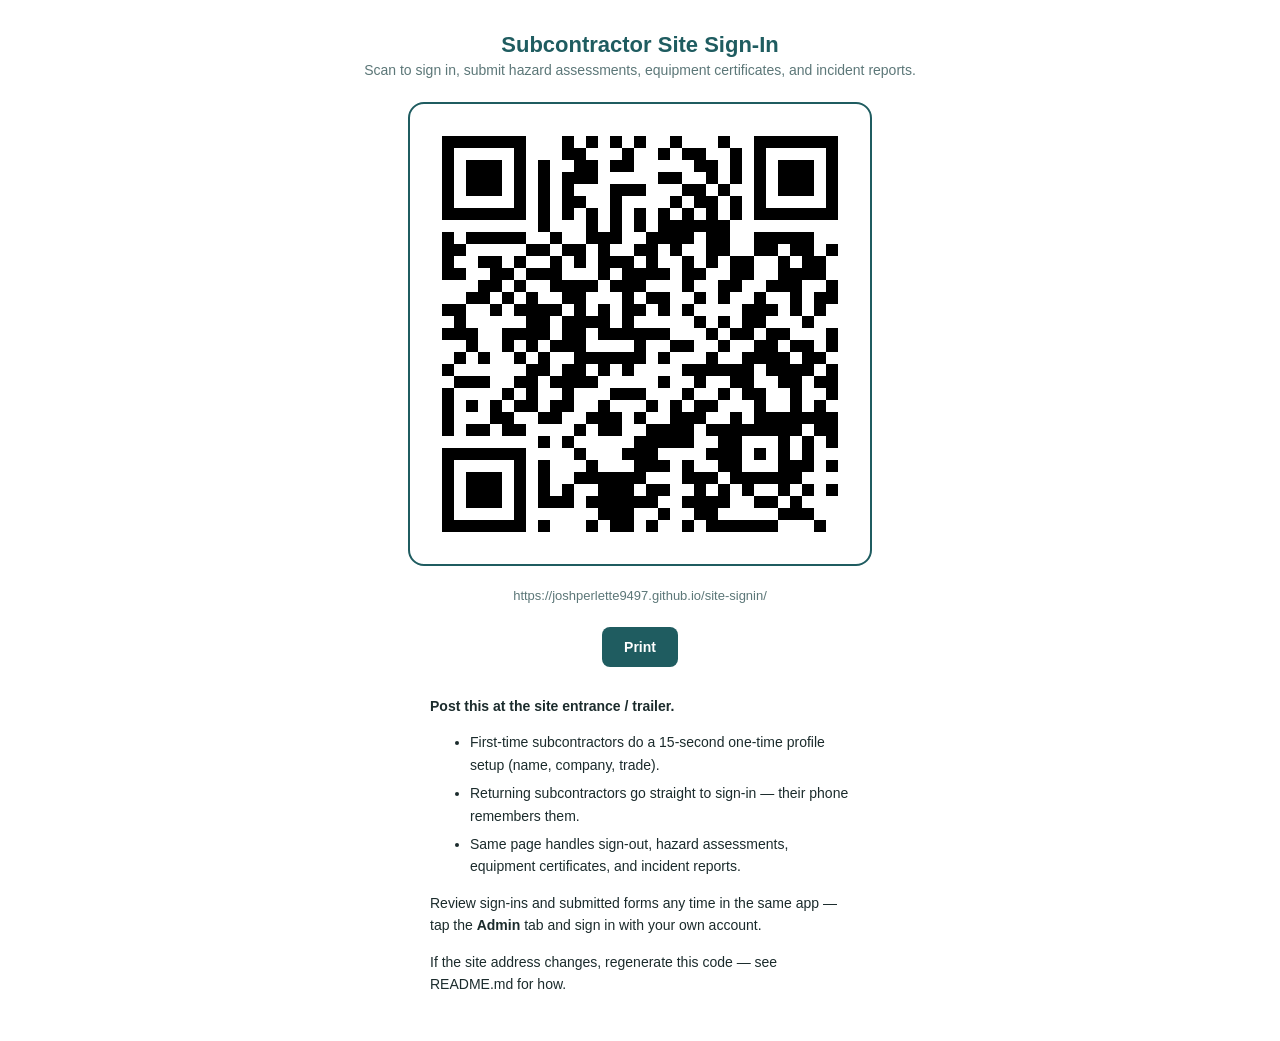
<file: qr.html>
<!DOCTYPE html>
<html lang="en">
<head>
<meta charset="UTF-8">
<meta name="viewport" content="width=device-width, initial-scale=1.0">
<title>Site Sign-In QR Code</title>
<style>
  :root{ --brand-dark:#1F5C60; --ink-dim:#5C7778; }
  *{box-sizing:border-box;}
  body{
    margin:0; padding:32px 16px; text-align:center;
    font-family:-apple-system,BlinkMacSystemFont,"Segoe UI",Roboto,sans-serif;
    color:#1B2B2C; background:#fff;
  }
  h1{font-size:22px; margin:0 0 4px; color:var(--brand-dark);}
  p.lead{color:var(--ink-dim); font-size:14px; margin:0 0 24px;}
  .qr-wrap{
    display:inline-block; padding:20px; border:2px solid var(--brand-dark); border-radius:16px;
  }
  .qr-wrap svg{width:min(70vw, 420px); height:min(70vw, 420px); display:block;}
  .url{margin-top:18px; font-size:13px; color:var(--ink-dim); word-break:break-all;}
  .instructions{max-width:420px; margin:28px auto 0; text-align:left; font-size:14px; line-height:1.6;}
  .instructions li{margin-bottom:6px;}
  .print-btn{
    margin-top:24px; background:var(--brand-dark); color:#fff; border:none; border-radius:8px;
    padding:12px 22px; font-size:14px; font-weight:700; cursor:pointer;
  }
  @media print{
    .print-btn, .no-print{display:none;}
    body{padding:0;}
  }
</style>
</head>
<body>
  <h1>Subcontractor Site Sign-In</h1>
  <p class="lead">Scan to sign in, submit hazard assessments, equipment certificates, and incident reports.</p>

  <div class="qr-wrap">
    <svg xmlns="http://www.w3.org/2000/svg" viewBox="0 0 35 35" shape-rendering="crispEdges"><path fill="#ffffff" d="M0 0h35v35H0z"/><path stroke="#000000" d="M1 1.5h7m3 0h1m1 0h1m1 0h1m1 0h1m2 0h1m3 0h1m2 0h7M1 2.5h1m5 0h1m3 0h2m3 0h1m2 0h1m1 0h2m2 0h1m1 0h1m5 0h1M1 3.5h1m1 0h3m1 0h1m1 0h1m2 0h2m1 0h2m5 0h2m1 0h1m1 0h1m1 0h3m1 0h1M1 4.5h1m1 0h3m1 0h1m1 0h1m1 0h3m5 0h2m2 0h1m1 0h1m1 0h1m1 0h3m1 0h1M1 5.5h1m1 0h3m1 0h1m1 0h1m1 0h1m3 0h3m3 0h2m1 0h1m2 0h1m1 0h3m1 0h1M1 6.5h1m5 0h1m1 0h1m1 0h2m2 0h1m4 0h1m1 0h2m1 0h1m1 0h1m5 0h1M1 7.5h7m1 0h1m1 0h1m1 0h1m1 0h1m1 0h1m1 0h1m1 0h1m1 0h1m1 0h1m1 0h7M9 8.5h1m3 0h1m1 0h1m1 0h1m1 0h6M1 9.5h1m1 0h5m2 0h1m2 0h3m2 0h4m1 0h2m2 0h5M1 10.5h2m5 0h2m1 0h2m1 0h1m2 0h2m1 0h1m2 0h2m2 0h2m1 0h2m1 0h1M1 11.5h1m2 0h2m1 0h1m2 0h1m1 0h1m1 0h3m1 0h1m2 0h1m1 0h1m1 0h2m2 0h1m1 0h2M1 12.5h2m2 0h2m1 0h3m3 0h1m1 0h4m1 0h2m2 0h2m2 0h4M4 13.5h2m1 0h1m2 0h4m1 0h3m3 0h1m2 0h2m2 0h3m2 0h1M3 14.5h2m1 0h1m1 0h1m2 0h2m3 0h1m1 0h2m2 0h1m1 0h1m2 0h1m2 0h1m1 0h2M1 15.5h2m2 0h1m1 0h4m1 0h1m1 0h1m1 0h2m1 0h1m1 0h1m4 0h3m1 0h1m1 0h1M2 16.5h1m5 0h2m1 0h4m1 0h1m5 0h1m1 0h1m1 0h2m3 0h1M1 17.5h3m2 0h4m1 0h2m1 0h6m3 0h1m1 0h2m1 0h2m3 0h1M3 18.5h1m2 0h1m1 0h1m1 0h3m4 0h1m2 0h2m2 0h1m2 0h2m1 0h2m1 0h1M2 19.5h1m1 0h1m2 0h1m1 0h1m2 0h6m1 0h1m3 0h1m2 0h4m1 0h2M1 20.5h1m6 0h2m1 0h2m1 0h1m1 0h1m4 0h6m1 0h4m1 0h1M2 21.5h3m2 0h2m1 0h4m5 0h1m2 0h1m2 0h2m2 0h2m1 0h2M1 22.5h1m4 0h1m1 0h1m2 0h1m3 0h3m3 0h1m2 0h1m1 0h2m2 0h1m2 0h1M1 23.5h1m1 0h1m1 0h1m1 0h2m1 0h2m2 0h1m3 0h1m1 0h1m1 0h2m3 0h1m2 0h1m1 0h1M1 24.5h1m3 0h2m2 0h2m2 0h3m1 0h1m2 0h3m2 0h1m1 0h7M1 25.5h1m1 0h2m1 0h2m4 0h1m1 0h2m2 0h4m1 0h8m1 0h2M9 26.5h1m1 0h1m5 0h5m2 0h2m3 0h1m1 0h1m1 0h1M1 27.5h7m4 0h1m3 0h3m4 0h3m1 0h1m1 0h1m1 0h1M1 28.5h1m5 0h1m1 0h1m3 0h1m3 0h3m1 0h1m2 0h2m3 0h3m1 0h1M1 29.5h1m1 0h3m1 0h1m1 0h1m2 0h6m3 0h3m1 0h6M1 30.5h1m1 0h3m1 0h1m1 0h1m1 0h1m2 0h3m1 0h2m2 0h1m1 0h1m1 0h1m2 0h1m1 0h1m1 0h1M1 31.5h1m1 0h3m1 0h1m1 0h3m1 0h6m2 0h4m2 0h2m1 0h1M1 32.5h1m5 0h1m6 0h3m2 0h1m2 0h2m5 0h3M1 33.5h7m1 0h1m3 0h1m1 0h2m1 0h1m2 0h1m1 0h6m3 0h1"/></svg>
  </div>

  <div class="url">https://joshperlette9497.github.io/site-signin/</div>

  <button class="print-btn no-print" onclick="window.print()">Print</button>

  <div class="instructions no-print">
    <strong>Post this at the site entrance / trailer.</strong>
    <ul>
      <li>First-time subcontractors do a 15-second one-time profile setup (name, company, trade).</li>
      <li>Returning subcontractors go straight to sign-in — their phone remembers them.</li>
      <li>Same page handles sign-out, hazard assessments, equipment certificates, and incident reports.</li>
    </ul>
    <p>Review sign-ins and submitted forms any time in the same app — tap the <strong>Admin</strong> tab and sign in with your own account.</p>
    <p>If the site address changes, regenerate this code — see README.md for how.</p>
  </div>
</body>
</html>
</file>
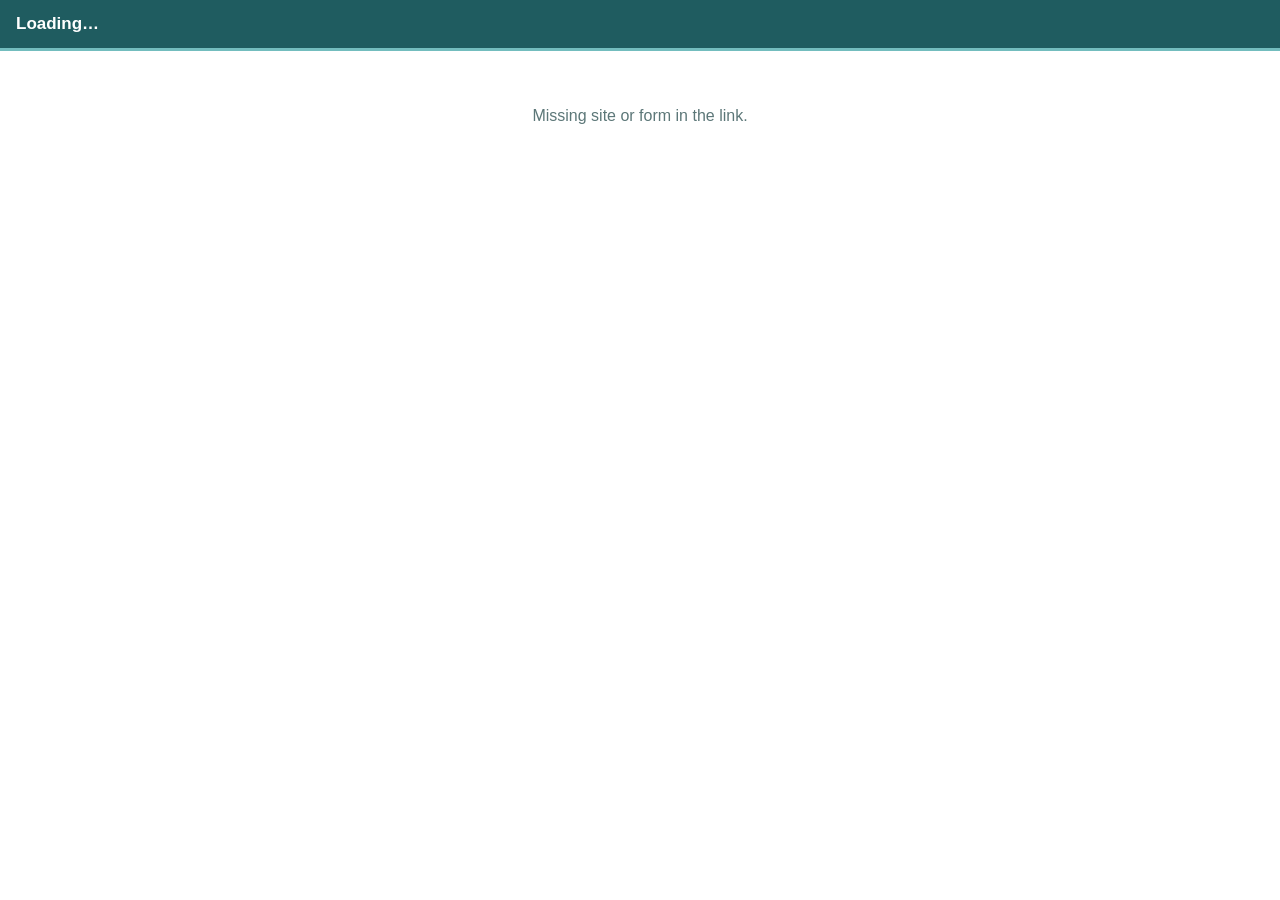
<file: s.html>
<!DOCTYPE html>
<html lang="en">
<head>
<meta charset="UTF-8">
<meta name="viewport" content="width=device-width, initial-scale=1.0">
<title>Site Form</title>
<!--
  Public, no-login form runner for the multi-site system (SPEC.md).
  Brand new, standalone page — doesn't touch index.html/admin.html or any
  of their JS at all. Reached via ?site=<slug>&form=<slug> (query-string
  routing rather than the spec's example /s/{site}/{form} path — simpler,
  zero extra GitHub Pages config, easy to swap for a prettier path later
  via a 404.html rewrite if wanted).

  Talks only to the get-form / submit-form / sign-out Edge Functions —
  never touches a table directly. The anon key below is the same public,
  by-design key already used everywhere else in this app; it grants
  nothing here since forms/submissions/site_visits_v2 have no anon
  table policies at all — the Edge Functions are the only door in.
-->
<style>
  :root{
    --brand:#73BDBE; --brand-dark:#1F5C60; --paper:#FFFFFF; --surface:#F4F8F8;
    --line:#D8E4E4; --ink:#1B2B2C; --ink-dim:#5C7778;
    --stamp-red:#C1440E; --stamp-green:#2E8B57;
  }
  *{box-sizing:border-box; -webkit-tap-highlight-color:transparent;}
  html,body{margin:0;padding:0;min-height:100%;background:var(--paper);
    font-family:-apple-system,BlinkMacSystemFont,"Segoe UI",Roboto,sans-serif; color:var(--ink);}
  header.top{background:var(--brand-dark); border-bottom:3px solid var(--brand);
    padding:calc(14px + env(safe-area-inset-top)) 16px 12px;}
  header.top h1{margin:0; font-size:17px; font-weight:800; color:#fff;}
  header.top .sub{color:rgba(255,255,255,0.75); font-size:12px; margin-top:2px;}
  main{padding:16px 16px 40px; max-width:480px; margin:0 auto;}
  label{font-size:12px; text-transform:uppercase; letter-spacing:0.4px; color:var(--ink-dim); display:block; margin-top:16px;}
  input[type=text],input[type=tel],input[type=number],input[type=date],textarea{
    width:100%; padding:11px 12px; margin-top:6px; border:1px solid var(--line); border-radius:8px; font-size:15px; background:#fff;}
  textarea{min-height:70px;}
  .radio-row{display:flex; gap:16px; margin-top:8px; flex-wrap:wrap;}
  .radio-opt{display:flex; align-items:center; gap:6px; font-size:14px; font-weight:400;}
  .radio-opt input{width:auto;}
  .helptext{color:var(--ink-dim); font-size:13px; line-height:1.5;}
  .info-box{background:var(--surface); border-radius:8px; padding:10px 12px; margin-top:10px; font-size:13px;}
  .warning-box{margin-top:10px; padding:10px 12px; border-radius:8px; background:#FBEEE8; border:1px solid var(--stamp-red); color:var(--stamp-red); font-size:13px; font-weight:600; display:none;}
  .btn{width:100%; margin-top:20px; padding:14px; border:none; border-radius:10px; background:var(--brand-dark); color:#fff; font-weight:700; font-size:15px;}
  .btn:disabled{opacity:0.6;}
  .sig-canvas{width:100%; height:140px; border:1px solid var(--line); border-radius:8px; background:#fff; margin-top:8px; touch-action:none; display:block;}
  .sig-toggle{font-size:12px; margin-top:6px;}
  .sig-toggle a{color:var(--brand-dark);}
  .confirm{text-align:center; padding:40px 0;}
  .confirm .check{font-size:48px; color:var(--stamp-green);}
  .loading, .error-screen{padding:40px 16px; text-align:center; color:var(--ink-dim);}
</style>
</head>
<body>
<header class="top">
  <h1 id="headerTitle">Loading…</h1>
  <div class="sub" id="headerSub"></div>
</header>
<main id="app"><div class="loading">Loading form…</div></main>
<script>
const SUPABASE_URL = 'https://iafzmkwahiusfdxodgdi.supabase.co';
const SUPABASE_ANON_KEY = 'eyJhbGciOiJIUzI1NiIsInR5cCI6IkpXVCJ9.eyJpc3MiOiJzdXBhYmFzZSIsInJlZiI6ImlhZnpta3dhaGl1c2ZkeG9kZ2RpIiwicm9sZSI6ImFub24iLCJpYXQiOjE3ODY4MTE2ODIsImV4cCI6MjEwMjM4NzY4Mn0.-9plVpsptVaOZfVrhrLOovhYuZEghGUSLFx5yr7i-HU';
const app = document.getElementById('app');

function escapeHtml(s){ return (s||'').toString().replace(/[&<>"']/g, c=>({'&':'&amp;','<':'&lt;','>':'&gt;','"':'&quot;',"'":'&#39;'}[c])); }
function setHeader(title, sub){ document.getElementById('headerTitle').textContent = title; document.getElementById('headerSub').textContent = sub || ''; }
function qs(name){ return new URLSearchParams(window.location.search).get(name); }

async function callFunction(name, opts){
  const res = await fetch(`${SUPABASE_URL}/functions/v1/${name}`, {
    ...opts,
    headers: { ...(opts.headers||{}), apikey: SUPABASE_ANON_KEY, Authorization: `Bearer ${SUPABASE_ANON_KEY}` }
  });
  const body = await res.json().catch(()=>({}));
  if(!res.ok && !body.status) throw new Error(body.error || `request failed (${res.status})`);
  return body;
}

/* ---------- signature pad (pointer events; draw or type) ---------- */
function setupSignatureCanvas(canvas){
  const ctx = canvas.getContext('2d');
  const ratio = window.devicePixelRatio || 1;
  const rect = canvas.getBoundingClientRect();
  canvas.width = rect.width * ratio; canvas.height = rect.height * ratio;
  ctx.scale(ratio, ratio); ctx.lineWidth = 2.2; ctx.lineCap = 'round'; ctx.lineJoin = 'round'; ctx.strokeStyle = '#1B2B2C';
  let drawing = false, hasStrokes = false, lastX = 0, lastY = 0;
  const pos = (e)=>{ const r = canvas.getBoundingClientRect(); return { x: e.clientX - r.left, y: e.clientY - r.top }; };
  canvas.addEventListener('pointerdown', (e)=>{ drawing = true; hasStrokes = true; const p = pos(e); lastX = p.x; lastY = p.y; canvas.setPointerCapture(e.pointerId); });
  canvas.addEventListener('pointermove', (e)=>{ if(!drawing) return; const p = pos(e); ctx.beginPath(); ctx.moveTo(lastX, lastY); ctx.lineTo(p.x, p.y); ctx.stroke(); lastX = p.x; lastY = p.y; });
  const stop = ()=>{ drawing = false; };
  canvas.addEventListener('pointerup', stop); canvas.addEventListener('pointerleave', stop);
  canvas.hasStrokes = ()=>hasStrokes;
  canvas.clearSig = ()=>{ ctx.clearRect(0,0,canvas.width,canvas.height); hasStrokes = false; };
  return canvas;
}

function fieldApplicable(field, answers){
  if(!field.show_if) return true;
  return answers[field.show_if.field] === field.show_if.equals;
}
function evaluateGate(field, value){
  const g = field.gate; if(!g) return true;
  if(g.must_equal !== undefined) return value === g.must_equal;
  if(g.must_include_all) return Array.isArray(value) && field.options && field.options.every(o=>value.includes(o));
  if(g.must_be_checked) return value === true;
  return true;
}

function renderField(field){
  const name = `f_${field.id}`;
  let inner = '';
  if(field.type === 'info'){
    inner = `<div class="info-box">${escapeHtml(field.label)}</div>`;
  } else if(field.type === 'text' || field.type === 'phone'){
    inner = `<label>${escapeHtml(field.label)}${field.required?' *':''}</label><input type="${field.type==='phone'?'tel':'text'}" name="${name}">`;
  } else if(field.type === 'number'){
    inner = `<label>${escapeHtml(field.label)}${field.required?' *':''}</label><input type="number" inputmode="numeric" name="${name}">`;
  } else if(field.type === 'date'){
    inner = `<label>${escapeHtml(field.label)}${field.required?' *':''}</label><input type="date" name="${name}">`;
  } else if(field.type === 'long_text'){
    inner = `<label>${escapeHtml(field.label)}${field.required?' *':''}</label><textarea name="${name}"></textarea>`;
  } else if(field.type === 'yes_no'){
    inner = `<label>${escapeHtml(field.label)}${field.required?' *':''}</label><div class="radio-row">
      <label class="radio-opt"><input type="radio" name="${name}" value="yes"> Yes</label>
      <label class="radio-opt"><input type="radio" name="${name}" value="no"> No</label></div>
      <div class="warning-box" id="warn_${name}"></div>`;
  } else if(field.type === 'single_choice'){
    inner = `<label>${escapeHtml(field.label)}${field.required?' *':''}</label><div class="radio-row">
      ${field.options.map(o=>`<label class="radio-opt"><input type="radio" name="${name}" value="${escapeHtml(o)}"> ${escapeHtml(o)}</label>`).join('')}
      </div><div class="warning-box" id="warn_${name}"></div>`;
  } else if(field.type === 'checklist'){
    inner = `<label>${escapeHtml(field.label)}${field.required?' *':''}</label>
      ${field.options.map(o=>`<label class="radio-opt" style="display:block; margin-top:8px;"><input type="checkbox" name="${name}" value="${escapeHtml(o)}"> ${escapeHtml(o)}</label>`).join('')}
      <div class="warning-box" id="warn_${name}"></div>`;
  } else if(field.type === 'signature'){
    inner = `<label>${escapeHtml(field.label)}${field.required?' *':''}</label>
      <canvas class="sig-canvas" id="canvas_${name}"></canvas>
      <div class="sig-toggle"><a href="#" data-clear="${name}">Clear</a> · <a href="#" data-type-toggle="${name}">Type instead</a></div>
      <input type="text" name="${name}_typed" placeholder="Type your full name" style="display:none;">`;
  } else if(field.type === 'photo'){
    inner = `<label>${escapeHtml(field.label)}${field.required?' *':''}</label><input type="file" accept="image/*" capture="environment" name="${name}">`;
  }
  return `<div class="sf-field" data-field="${name}" data-show-if='${field.show_if ? JSON.stringify(field.show_if) : ''}'>${inner}</div>`;
}

function updateConditionals(fields){
  const answers = readRawAnswers(fields, true);
  document.querySelectorAll('.sf-field[data-show-if]').forEach(el=>{
    const showIf = el.dataset.showIf; if(!showIf) return;
    const cond = JSON.parse(showIf);
    el.style.display = (answers[`f_${cond.field}`] === cond.equals) ? 'block' : 'none';
  });
}

function readRawAnswers(fields, lenient){
  const answers = {};
  fields.forEach(field=>{
    const name = `f_${field.id}`;
    if(field.type === 'yes_no' || field.type === 'single_choice'){
      const checked = app.querySelector(`input[name="${name}"]:checked`);
      answers[name] = checked ? checked.value : null;
    } else if(field.type === 'checklist'){
      answers[name] = Array.from(app.querySelectorAll(`input[name="${name}"]:checked`)).map(i=>i.value);
    } else if(field.type === 'signature'){
      // handled separately at submit time (async canvas->dataURL)
    } else if(field.type === 'photo'){
      // handled separately at submit time (async file->dataURL)
    } else if(field.type !== 'info'){
      const el = app.querySelector(`[name="${name}"]`);
      answers[name] = el ? el.value.trim() : '';
    }
  });
  return answers;
}

function fileToDataUrl(file){
  return new Promise((resolve, reject)=>{
    const reader = new FileReader();
    reader.onload = ()=>resolve(reader.result);
    reader.onerror = reject;
    reader.readAsDataURL(file);
  });
}

let siteSlug, formSlug, formDef, canvases = {};

async function loadForm(){
  siteSlug = qs('site'); formSlug = qs('form');
  if(!siteSlug || !formSlug){ app.innerHTML = `<div class="error-screen">Missing site or form in the link.</div>`; return; }
  setHeader('Loading…');
  try{
    const res = await callFunction(`get-form?site=${encodeURIComponent(siteSlug)}&form=${encodeURIComponent(formSlug)}`, { method: 'GET' });
    if(res.error){ app.innerHTML = `<div class="error-screen">This link isn't valid. Check with your supervisor for the correct QR code.</div>`; return; }
    formDef = res.form;
    renderForm(res.site.name);
  }catch(e){
    app.innerHTML = `<div class="error-screen">Couldn't load this form — check your connection and try again.</div>`;
  }
}

function renderForm(siteName){
  setHeader(formDef.title, siteName);
  const fields = formDef.fields;
  app.innerHTML = `
    ${formDef.intro ? `<div class="helptext">${escapeHtml(formDef.intro)}</div>` : ''}
    ${fields.map(renderField).join('')}
    <div class="warning-box" id="formError"></div>
    <button class="btn" id="submitBtn">Submit</button>
  `;
  canvases = {};
  fields.forEach(field=>{
    if(field.type === 'signature'){
      const name = `f_${field.id}`;
      const canvas = setupSignatureCanvas(document.getElementById(`canvas_${name}`));
      canvases[name] = canvas;
      app.querySelector(`[data-clear="${name}"]`).onclick = (e)=>{ e.preventDefault(); canvas.clearSig(); };
      app.querySelector(`[data-type-toggle="${name}"]`).onclick = (e)=>{
        e.preventDefault();
        const typedInput = app.querySelector(`[name="${name}_typed"]`);
        const showingTyped = typedInput.style.display !== 'none';
        typedInput.style.display = showingTyped ? 'none' : 'block';
        canvas.style.display = showingTyped ? 'block' : 'none';
        e.target.textContent = showingTyped ? 'Type instead' : 'Draw instead';
      };
    }
  });
  app.querySelectorAll('input[type=radio], input[type=checkbox]').forEach(el=>{
    el.onchange = ()=>{ updateConditionals(fields); document.getElementById(`warn_${el.name}`).style.display = 'none'; };
  });
  updateConditionals(fields);
  document.getElementById('submitBtn').onclick = ()=>submitForm(fields);
}

async function submitForm(fields){
  document.getElementById('formError').style.display = 'none';
  document.querySelectorAll('.warning-box[id^="warn_"]').forEach(w=>w.style.display='none');

  const raw = readRawAnswers(fields, false);
  const answers = {};
  for(const field of fields){
    const name = `f_${field.id}`;
    const el = document.querySelector(`[data-field="${name}"]`);
    if(el && el.style.display === 'none') continue; // not applicable
    if(field.type === 'info') continue;

    if(field.type === 'signature'){
      const typedInput = app.querySelector(`[name="${name}_typed"]`);
      const typing = typedInput.style.display !== 'none';
      if(typing){
        if(!typedInput.value.trim()){ if(field.required){ showError(`Sign: ${field.label}`); return; } continue; }
        answers[field.id] = typedInput.value.trim(); // typed signature stored as plain text, not a file
      } else {
        const canvas = canvases[name];
        if(!canvas.hasStrokes()){ if(field.required){ showError(`Sign in the box: ${field.label}`); return; } continue; }
        answers[field.id] = await new Promise(resolve=>canvas.toBlob(b=>{
          const reader = new FileReader(); reader.onload = ()=>resolve(reader.result); reader.readAsDataURL(b);
        }, 'image/png'));
      }
      continue;
    }
    if(field.type === 'photo'){
      const fileInput = app.querySelector(`[name="${name}"]`);
      const file = fileInput.files[0];
      if(!file){ if(field.required){ showError(`Choose a file: ${field.label}`); return; } continue; }
      answers[field.id] = await fileToDataUrl(file);
      continue;
    }

    const value = raw[name];
    if(field.required && (value === null || value === undefined || value === '' || (Array.isArray(value) && value.length===0))){
      showError(`Answer: ${field.label}`); return;
    }
    if(value !== null && value !== undefined && value !== '') answers[field.id] = value;

    // client-side gate pre-check — instant feedback; server re-checks regardless
    if(field.gate && value !== null && value !== undefined && !evaluateGate(field, value)){
      const warn = document.getElementById(`warn_${name}`);
      warn.textContent = field.gate.message;
      warn.style.display = 'block';
      return;
    }
  }

  const btn = document.getElementById('submitBtn');
  btn.disabled = true; btn.textContent = 'Submitting…';
  try{
    const res = await callFunction('submit-form', {
      method: 'POST',
      headers: { 'Content-Type': 'application/json' },
      body: JSON.stringify({ site: siteSlug, form: formSlug, answers })
    });
    if(res.status === 'blocked'){
      showBlocked(res.message, res.redirect_form);
    } else if(res.status === 'passed'){
      showConfirmation(res.visit_id);
    } else {
      showError(res.error || "Couldn't submit — try again.");
      btn.disabled = false; btn.textContent = 'Submit';
    }
  }catch(e){
    showError(e.message || "Couldn't submit — check your connection and try again.");
    btn.disabled = false; btn.textContent = 'Submit';
  }
}

function showError(msg){
  const el = document.getElementById('formError');
  el.textContent = msg; el.style.display = 'block';
}

function showBlocked(message, redirectForm){
  app.innerHTML = `
    <div class="confirm">
      <div class="helptext" style="font-size:15px; color:var(--stamp-red); font-weight:600;">${escapeHtml(message)}</div>
      ${redirectForm ? `<button class="btn" onclick="window.location.href='s.html?site=${encodeURIComponent(siteSlug)}&form=${encodeURIComponent(redirectForm)}'">Go to Orientation</button>` : ''}
    </div>`;
}

function showConfirmation(visitId){
  if(visitId) localStorage.setItem(`openVisit_${siteSlug}`, visitId);
  app.innerHTML = `
    <div class="confirm">
      <div class="check">✓</div>
      <div style="font-weight:700; margin-top:8px;">Submitted</div>
      <div class="helptext">Have a safe day on site.</div>
      ${visitId ? `<button class="btn" id="signOutBtn">Sign Out</button>` : ''}
    </div>`;
  if(visitId){
    document.getElementById('signOutBtn').onclick = async ()=>{
      const btn = document.getElementById('signOutBtn');
      btn.disabled = true; btn.textContent = 'Signing out…';
      try{
        await callFunction('sign-out', { method: 'POST', headers: {'Content-Type':'application/json'}, body: JSON.stringify({ visit_id: visitId }) });
        localStorage.removeItem(`openVisit_${siteSlug}`);
        app.innerHTML = `<div class="confirm"><div class="check">✓</div><div style="font-weight:700; margin-top:8px;">Signed out</div><div class="helptext">Have a safe trip home.</div></div>`;
      }catch(e){
        btn.disabled = false; btn.textContent = 'Sign Out';
        showError("Couldn't sign out — check your connection and try again.");
      }
    };
  }
}

loadForm();
</script>
</body>
</html>
</file>
